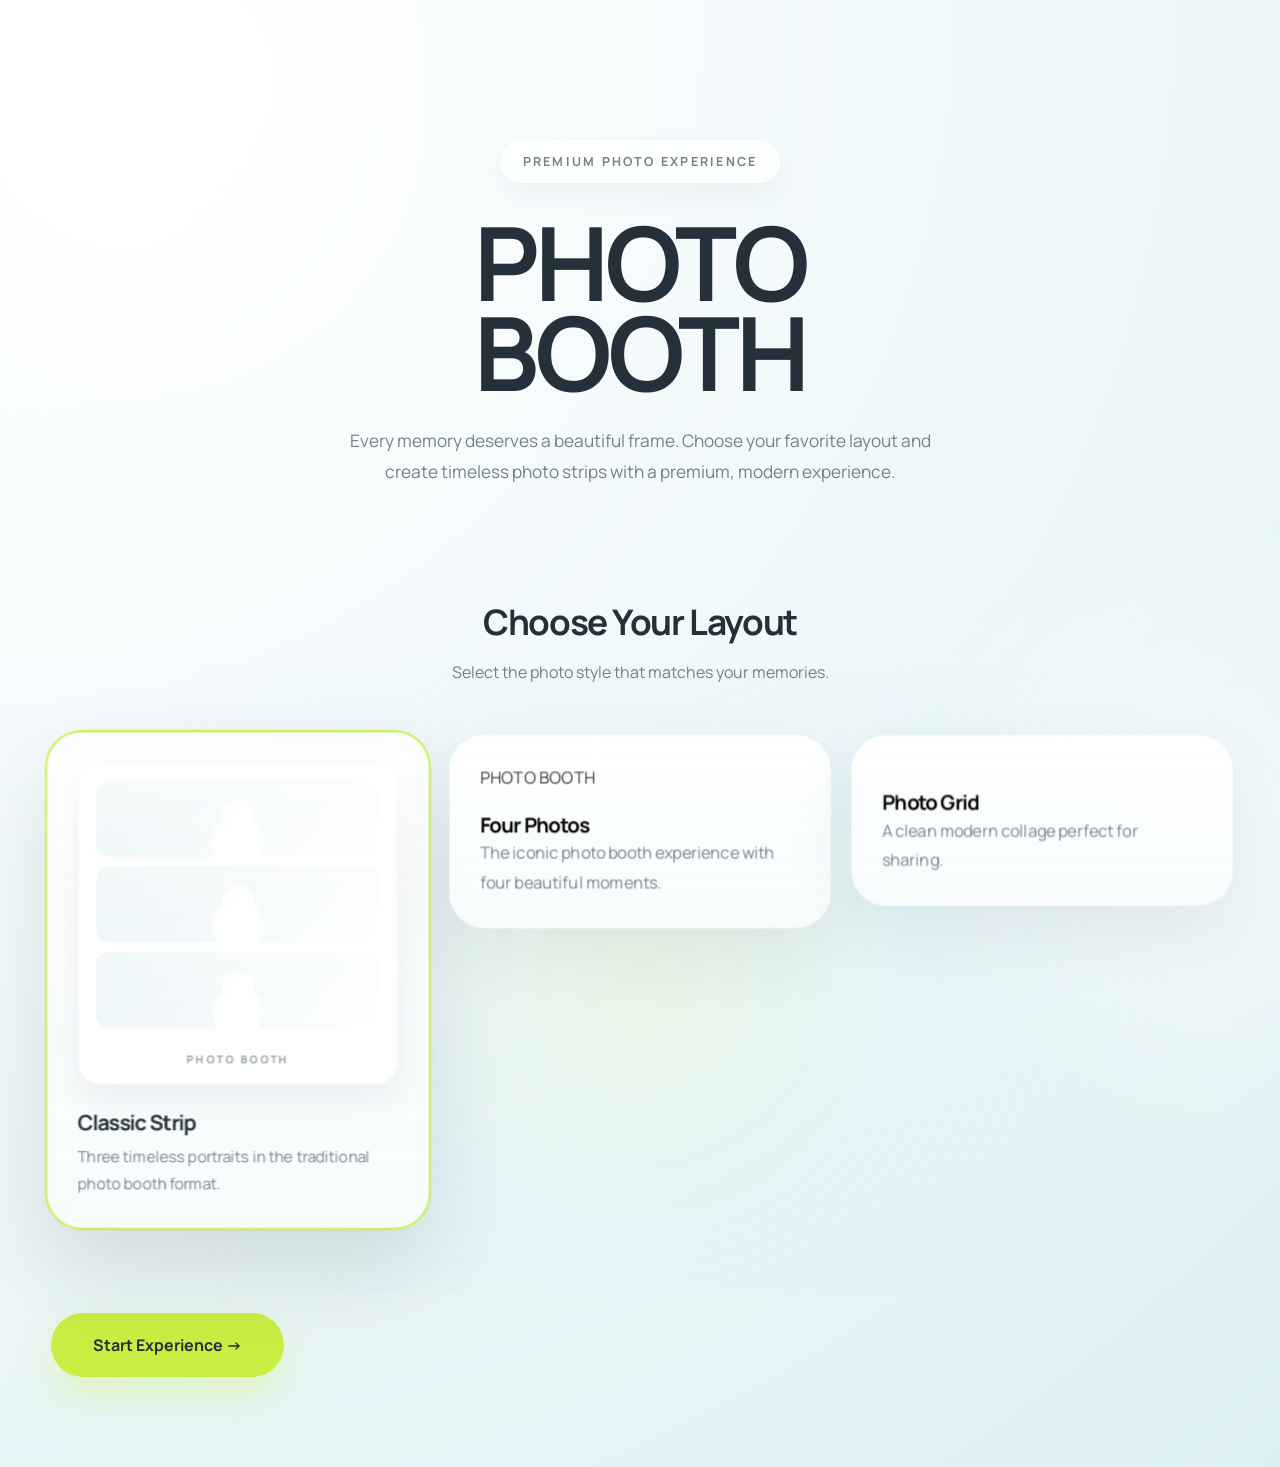
<file: index.html>
<!DOCTYPE html>
<html lang="en">

<head>

    <meta charset="UTF-8">

    <meta
        name="viewport"
        content="width=device-width, initial-scale=1.0"
    >

    <title>Photo Booth</title>

    <!-- Google Font -->

    <link
        rel="preconnect"
        href="https://fonts.googleapis.com"
    >

    <link
        rel="preconnect"
        href="https://fonts.gstatic.com"
        crossorigin
    >

    <link
        href="https://fonts.googleapis.com/css2?family=Manrope:wght@400;500;600;700;800&display=swap"
        rel="stylesheet"
    >

    <!-- CSS -->

    <link
        rel="stylesheet"
        href="style.css"
    >

</head>

<body class="home-page">

    <main class="home-container">


        <!-- ==========================================
             HERO
        =========================================== -->

        <header class="hero">

            <span class="hero-badge">

                PREMIUM PHOTO EXPERIENCE

            </span>

            <h1 class="hero-title">

                PHOTO<br>BOOTH

            </h1>

            <p class="hero-description">

                Every memory deserves a beautiful frame.

                Choose your favorite layout and create
                timeless photo strips with a premium,
                modern experience.

            </p>

        </header>



        <!-- ==========================================
             LAYOUTS
        =========================================== -->

        <section class="layout-section">

            <div class="section-heading">

                <h2>

                    Choose Your Layout

                </h2>

                <p>

                    Select the photo style that matches
                    your memories.

                </p>

            </div>



            <div class="layout-grid">


                <!-- ==================================
                     CLASSIC
                =================================== -->

                <div class="layout-card">

                    <button

                        class="layout-option selected"

                        data-layout="classic"

                        data-photos="3"

                        onclick="selectLayout(this)"

                    >

                        <div class="mini-strip classic-strip">

                            <div class="mini-photo"></div>

                            <div class="mini-photo"></div>

                            <div class="mini-photo"></div>

                            <div class="mini-label">

                                PHOTO BOOTH

                            </div>

                        </div>

                        <div class="layout-content">

                            <h3>

                                Classic Strip

                            </h3>

                            <p>

                                Three timeless portraits
                                in the traditional photo
                                booth format.

                            </p>

                        </div>

                    </button>

                </div>



                <!-- ==================================
                     FOUR PHOTOS
                =================================== -->

                <div class="layout-card">

                    <button

                        class="layout-option"

                        data-layout="four"

                        data-photos="4"

                        onclick="selectLayout(this)"

                    >

                        <div class="mini-strip four-strip">

                            <div class="mini-photo"></div>

                            <div class="mini-photo"></div>

                            <div class="mini-photo"></div>

                            <div class="mini-photo"></div>

                            <div class="mini-label">

                                PHOTO BOOTH

                            </div>

                        </div>

                        <div class="layout-content">

                            <h3>

                                Four Photos

                            </h3>

                            <p>

                                The iconic photo booth
                                experience with four
                                beautiful moments.

                            </p>

                        </div>

                    </button>

                </div>



                <!-- ==================================
                     GRID
                =================================== -->

                <div class="layout-card">

                    <button

                        class="layout-option"

                        data-layout="grid"

                        data-photos="4"

                        onclick="selectLayout(this)"

                    >

                        <div class="mini-grid">

                            <div class="mini-photo"></div>

                            <div class="mini-photo"></div>

                            <div class="mini-photo"></div>

                            <div class="mini-photo"></div>

                        </div>

                        <div class="layout-content">

                            <h3>

                                Photo Grid

                            </h3>

                            <p>

                                A clean modern collage
                                perfect for sharing.

                            </p>

                        </div>

                    </button>

                </div>


            </div>

        </section>



        <!-- ==========================================
             ACTION
        =========================================== -->

        <section class="home-action">

            <button

                class="main-button"

                onclick="startPhotoBooth()"

            >

                Start Experience →

            </button>

        </section>


    </main>


    <script src="script.js"></script>

</body>

</html>
</file>
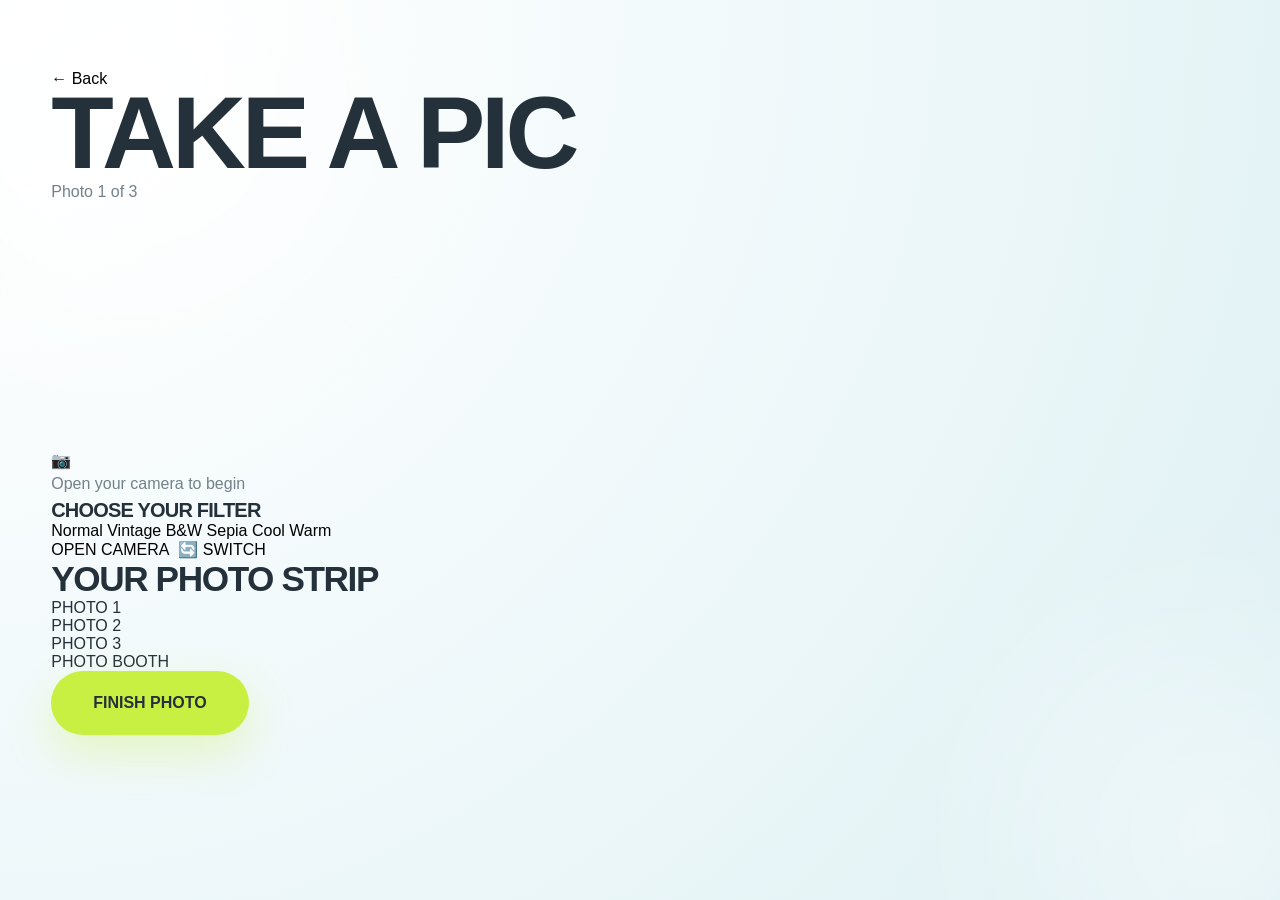
<file: capture.html>
<!DOCTYPE html>
<html lang="en">

<head>

    <meta charset="UTF-8">

    <meta
        name="viewport"
        content="width=device-width, initial-scale=1.0"
    >

    <title>Take Your Photos</title>

    <link
        rel="stylesheet"
        href="style.css"
    >

</head>


<body class="capture-page">


    <!-- ========================================
         CAMERA FLASH
    ========================================= -->

    <div
        id="cameraFlash"
        class="camera-flash"
    ></div>



    <main class="capture-container">


        <!-- ========================================
             HEADER
        ========================================= -->

        <header class="capture-header">


            <button
                class="back-button"
                onclick="goBackHome()"
            >
                ← Back
            </button>


            <div>

                <h1>
                    TAKE A PIC
                </h1>


                <p id="photoCounter">
                    Ready?
                </p>

            </div>


        </header>



        <!-- ========================================
             MAIN CAMERA AREA
        ========================================= -->

        <section class="camera-layout">


            <!-- ====================================
                 CAMERA
            ===================================== -->

            <div class="camera-section">


                <div class="camera-frame">


                    <!-- LIVE CAMERA -->

                    <video
                        id="cameraVideo"
                        autoplay
                        playsinline
                        muted
                    ></video>


                    <!-- CAMERA PLACEHOLDER -->

                    <div
                        id="cameraPlaceholder"
                        class="camera-placeholder"
                    >

                        <div class="camera-icon">
                            📷
                        </div>


                        <p>
                            Open your camera to begin
                        </p>

                    </div>


                    <!-- COUNTDOWN -->

                    <div
                        id="countdown"
                        class="countdown"
                    ></div>


                </div>



                <!-- ====================================
                     FILTER SELECTOR
                ===================================== -->

                <div class="filter-section">


                    <h3>
                        CHOOSE YOUR FILTER
                    </h3>


                    <div
                        id="filterOptions"
                        class="filter-options"
                    >


                        <!-- NORMAL -->

                        <button
                            class="filter-option active"
                            data-filter="normal"
                            onclick="selectFilter('normal')"
                        >

                            <div
                                class="filter-preview filter-normal"
                            ></div>

                            <span>
                                Normal
                            </span>

                        </button>



                        <!-- VINTAGE -->

                        <button
                            class="filter-option"
                            data-filter="vintage"
                            onclick="selectFilter('vintage')"
                        >

                            <div
                                class="filter-preview filter-vintage"
                            ></div>

                            <span>
                                Vintage
                            </span>

                        </button>



                        <!-- BLACK AND WHITE -->

                        <button
                            class="filter-option"
                            data-filter="bw"
                            onclick="selectFilter('bw')"
                        >

                            <div
                                class="filter-preview filter-bw"
                            ></div>

                            <span>
                                B&W
                            </span>

                        </button>



                        <!-- SEPIA -->

                        <button
                            class="filter-option"
                            data-filter="sepia"
                            onclick="selectFilter('sepia')"
                        >

                            <div
                                class="filter-preview filter-sepia"
                            ></div>

                            <span>
                                Sepia
                            </span>

                        </button>



                        <!-- COOL -->

                        <button
                            class="filter-option"
                            data-filter="cool"
                            onclick="selectFilter('cool')"
                        >

                            <div
                                class="filter-preview filter-cool"
                            ></div>

                            <span>
                                Cool
                            </span>

                        </button>



                        <!-- WARM -->

                        <button
                            class="filter-option"
                            data-filter="warm"
                            onclick="selectFilter('warm')"
                        >

                            <div
                                class="filter-preview filter-warm"
                            ></div>

                            <span>
                                Warm
                            </span>

                        </button>


                    </div>


                </div>



                <!-- ====================================
                     CAMERA CONTROLS
                ===================================== -->

                <div class="camera-controls">

<button
    id="cameraToggleButton"
    class="secondary-button"
    onclick="startCamera()"
>
    OPEN CAMERA
</button>



                    <button
                        id="captureButton"
                        class="shutter-button"
                        onclick="capturePhoto()"
                        disabled
                    >

                        <span></span>

                    </button>



                    <button
                        class="secondary-button"
                        onclick="switchCamera()"
                    >
                        🔄 SWITCH
                    </button>


                </div>


            </div>



            <!-- ====================================
                 PHOTO PREVIEW
            ===================================== -->

            <aside class="preview-section">


                <h2>
                    YOUR PHOTO STRIP
                </h2>


                <div
                    id="photoPreview"
                    class="photo-preview"
                ></div>


            </aside>


        </section>



        <!-- ========================================
             FINISH
        ========================================= -->

        <button
            id="finishButton"
            class="main-button"
            onclick="finishPhotos()"
            disabled
        >
            FINISH PHOTO
        </button>


    </main>



    <script src="script.js"></script>

</body>

</html>
</file>
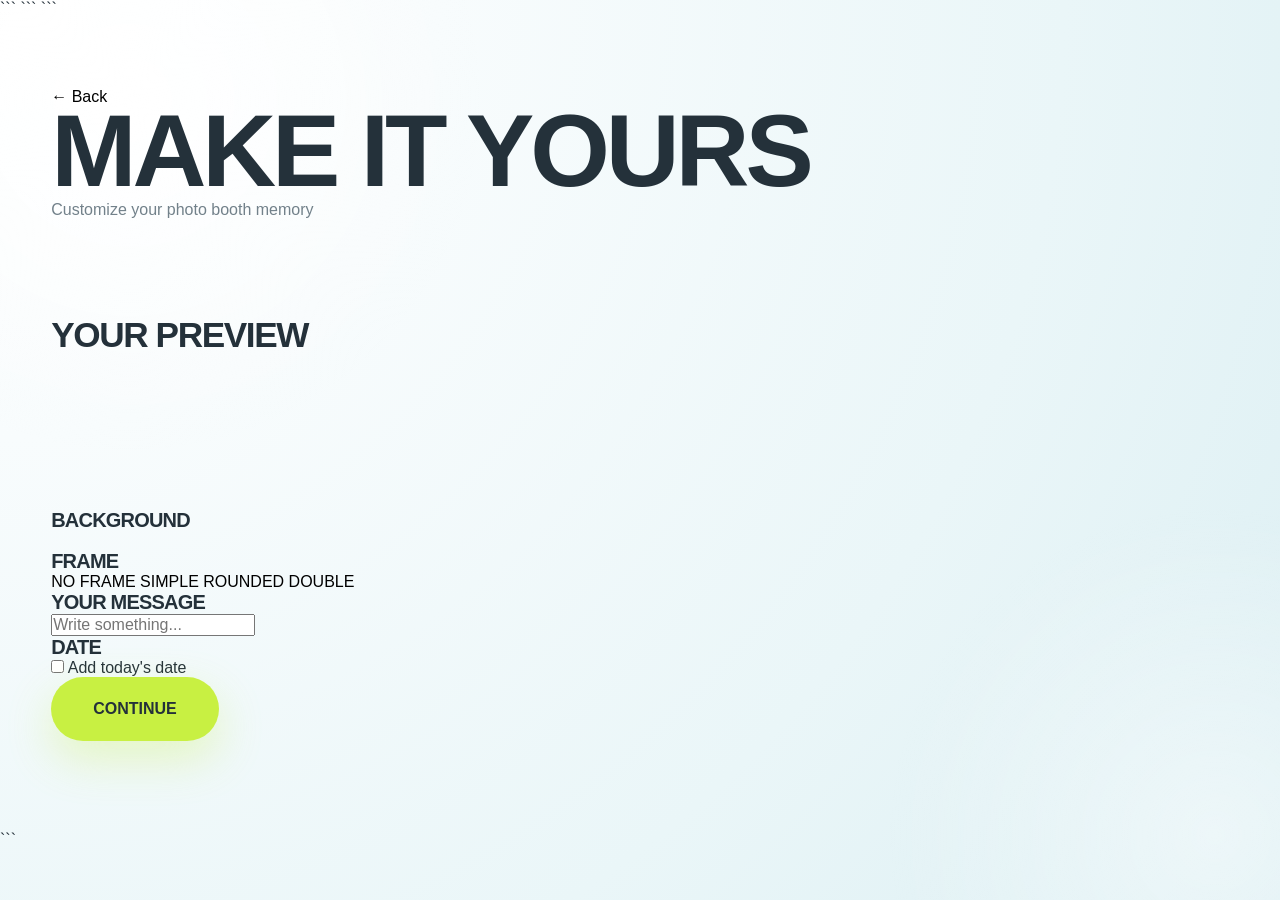
<file: customize.html>
<!DOCTYPE html>

<html lang="en">

<head>

```
<meta charset="UTF-8">

<meta
    name="viewport"
    content="width=device-width, initial-scale=1.0"
>

<title>Customize Your Photo</title>

<link
    rel="stylesheet"
    href="style.css"
>
```

</head>

<body class="customize-page">

```
<main class="customize-container">


    <!-- ========================================
         HEADER
    ======================================== -->

    <header class="customize-header">

        <button
            class="back-button"
            onclick="backToCapture()"
        >
            ← Back
        </button>


        <div>

            <h1>
                MAKE IT YOURS
            </h1>

            <p>
                Customize your photo booth memory
            </p>

        </div>

    </header>



    <!-- ========================================
         CUSTOMIZATION AREA
    ======================================== -->

    <section class="customize-layout">


        <!-- ====================================
             PREVIEW
        ==================================== -->

        <div class="customize-preview-section">

            <h2>
                YOUR PREVIEW
            </h2>


            <div class="customize-canvas-wrapper">

                <canvas
                    id="customizeCanvas"
                ></canvas>

            </div>

        </div>



        <!-- ====================================
             CONTROLS
        ==================================== -->

        <aside class="customize-controls">


            <!-- ==================================
                 BACKGROUND
            ================================== -->

            <div class="customize-group">

                <h3>
                    BACKGROUND
                </h3>


                <div class="background-options">


                    <button
                        class="background-button active"
                        data-background="#ffffff"
                        style="background: #ffffff;"
                        onclick="selectBackground('#ffffff', this)"
                    ></button>


                    <button
                        class="background-button"
                        data-background="#f7e8e8"
                        style="background: #f7e8e8;"
                        onclick="selectBackground('#f7e8e8', this)"
                    ></button>


                    <button
                        class="background-button"
                        data-background="#e8f2f7"
                        style="background: #e8f2f7;"
                        onclick="selectBackground('#e8f2f7', this)"
                    ></button>


                    <button
                        class="background-button"
                        data-background="#f5f0dc"
                        style="background: #f5f0dc;"
                        onclick="selectBackground('#f5f0dc', this)"
                    ></button>


                    <button
                        class="background-button"
                        data-background="#e8f0e5"
                        style="background: #e8f0e5;"
                        onclick="selectBackground('#e8f0e5', this)"
                    ></button>


                </div>

            </div>



            <!-- ==================================
                 FRAME
            ================================== -->

            <div class="customize-group">

                <h3>
                    FRAME
                </h3>


                <div class="frame-options">


                    <button
                        class="frame-button active"
                        data-frame="none"
                        onclick="selectFrame('none', this)"
                    >
                        NO FRAME
                    </button>


                    <button
                        class="frame-button"
                        data-frame="simple"
                        onclick="selectFrame('simple', this)"
                    >
                        SIMPLE
                    </button>


                    <button
                        class="frame-button"
                        data-frame="rounded"
                        onclick="selectFrame('rounded', this)"
                    >
                        ROUNDED
                    </button>


                    <button
                        class="frame-button"
                        data-frame="double"
                        onclick="selectFrame('double', this)"
                    >
                        DOUBLE
                    </button>


                </div>

            </div>



            <!-- ==================================
                 CUSTOM TEXT
            ================================== -->

            <div class="customize-group">

                <h3>
                    YOUR MESSAGE
                </h3>


                <input
                    type="text"
                    id="customText"
                    maxlength="30"
                    placeholder="Write something..."
                    oninput="updateCustomText(this.value)"
                >

            </div>



            <!-- ==================================
                 DATE
            ================================== -->

            <div class="customize-group">

                <h3>
                    DATE
                </h3>


                <label class="checkbox-option">

                    <input
                        type="checkbox"
                        id="showDate"
                        onchange="toggleDate(this.checked)"
                    >

                    <span>
                        Add today's date
                    </span>

                </label>

            </div>



            <!-- ==================================
                 CONTINUE
            ================================== -->

            <button
                class="main-button customize-finish-button"
                onclick="finishCustomization()"
            >
                CONTINUE
            </button>


        </aside>


    </section>


</main>


<script src="script.js"></script>
```

</body>

</html>
</file>
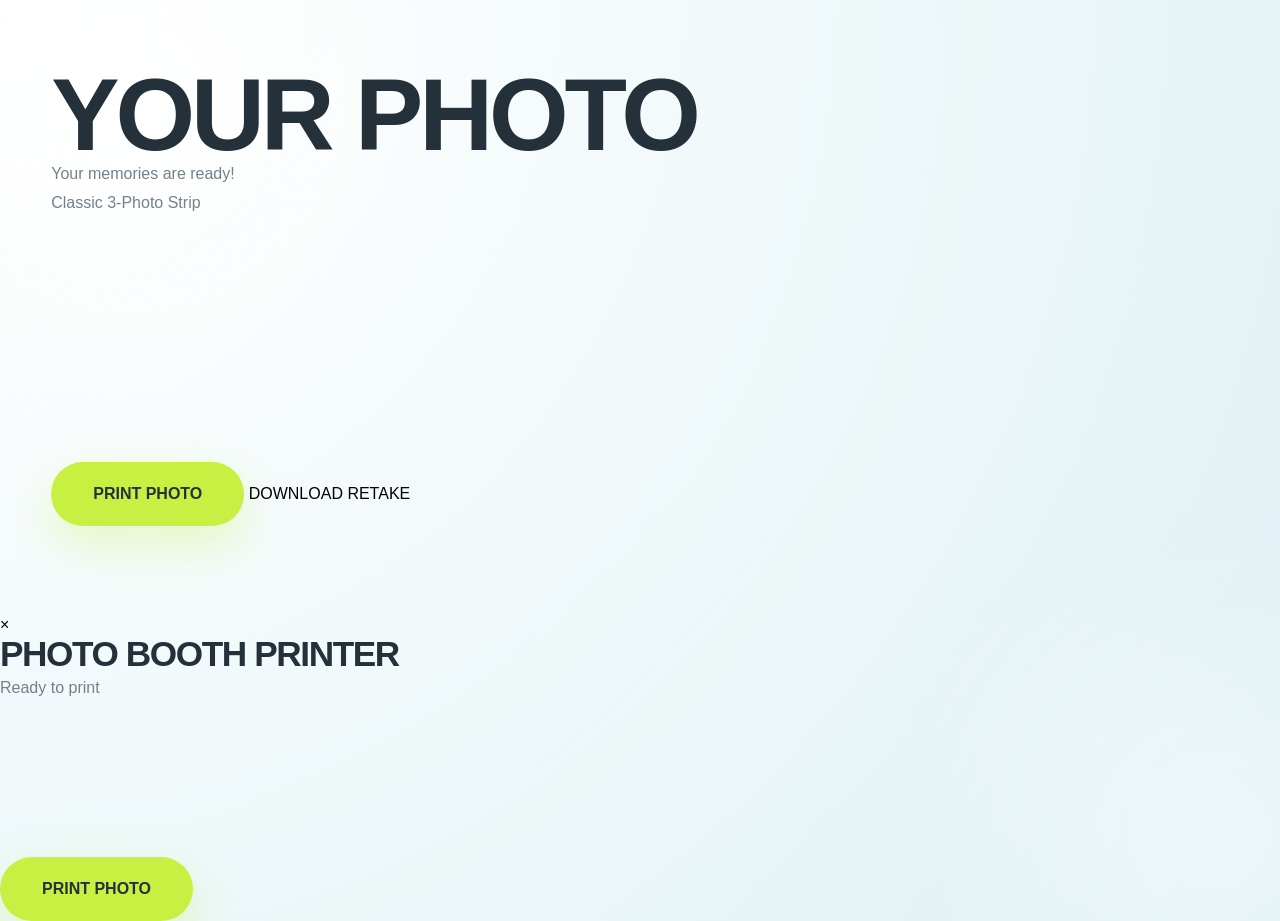
<file: result.html>
<!DOCTYPE html>
<html lang="en">

<head>

    <meta charset="UTF-8">

    <meta
        name="viewport"
        content="width=device-width, initial-scale=1.0"
    >

    <title>Your Photo</title>

    <link
        rel="stylesheet"
        href="style.css"
    >

</head>


<body class="result-page">


    <main class="result-container">


        <!-- HEADER -->

        <header class="result-header">

            <h1>
                YOUR PHOTO
            </h1>

            <p>
                Your memories are ready!
            </p>

            <p
                id="resultLayoutName"
                class="result-layout-name"
            >
            </p>

        </header>



        <!-- FINAL PHOTO -->

        <section class="result-content">


            <div
                class="final-photo-container"
            >

                <canvas
                    id="finalCanvas"
                ></canvas>

            </div>



            <!-- ACTION BUTTONS -->

            <div
                class="result-actions"
            >


                <button
                    class="main-button"
                    onclick="printPhoto()"
                >
                    PRINT PHOTO
                </button>


                <button
                    class="secondary-button"
                    onclick="downloadPhoto()"
                >
                    DOWNLOAD
                </button>


                <button
                    class="secondary-button"
                    onclick="retakePhotos()"
                >
                    RETAKE
                </button>


            </div>


        </section>


    </main>



    <!-- PRINT MODAL -->

    <div
        id="printModal"
        class="print-modal"
    >


        <div
            class="printer-container"
        >


            <button
                class="close-print"
                onclick="closePrint()"
            >
                ×
            </button>


            <h2>
                PHOTO BOOTH PRINTER
            </h2>


            <div
                class="printer-screen"
            >

                <p
                    id="printerStatus"
                >
                    Ready to print
                </p>

            </div>


            <div class="printer">


                <div
                    class="printer-top"
                >

                    <div
                        class="printer-light"
                    ></div>

                </div>


                <div
                    class="printer-slot"
                >

                    <div
                        id="printedPhoto"
                        class="printed-photo"
                    >

                        <canvas
                            id="printCanvas"
                        ></canvas>

                    </div>

                </div>


            </div>


            <button
                id="startPrintButton"
                class="main-button"
                onclick="startPrinting()"
            >
                PRINT PHOTO
            </button>


        </div>


    </div>



    <script src="script.js"></script>

</body>

</html>
</file>
<file: style.css>
/*==================================================
PHOTOBOOTH 3.0
Modern • Editorial • Soft • Premium
==================================================*/


/*==================================================
RESET
==================================================*/

*,
*::before,
*::after{

    margin:0;
    padding:0;

    box-sizing:border-box;

}

html{

    scroll-behavior:smooth;

}

body{

    min-height:100vh;

}

img{

    display:block;

    max-width:100%;

}

button{

    border:none;

    outline:none;

    background:none;

    cursor:pointer;

    font:inherit;

}

input,
textarea,
select{

    font:inherit;

    outline:none;

}

a{

    text-decoration:none;

    color:inherit;

}

ul{

    list-style:none;

}
/*==================================================
DESIGN SYSTEM
==================================================*/

:root{

    /* Colors */

    --bg:#EAF6F8;

    --bg-soft:#F7FCFD;

    --surface:#FFFFFF;

    --surface-soft:rgba(255,255,255,.72);

    --text:#24313A;

    --muted:#72818A;

    --accent:#C8F042;

    --accent-hover:#B7DE3B;

    --line:rgba(36,49,58,.08);


    /* Radius */

    --radius-xl:32px;

    --radius-lg:24px;

    --radius-md:18px;

    --radius-sm:12px;


    /* Shadows */

    --shadow-soft:

    0 20px 60px rgba(36,49,58,.08);

    --shadow-hover:

    0 28px 70px rgba(36,49,58,.12);


    /* Width */

    --container:1240px;


    /* Transition */

    --transition:.28s cubic-bezier(.22,.61,.36,1);

}

/*==================================================
GLOBAL
==================================================*/

body{

    font-family:
    "Manrope",
    "Inter",
    sans-serif;

    background:
    radial-gradient(
        circle at top left,
        #FFFFFF 0%,
        #F8FCFD 28%,
        #EAF6F8 68%,
        #DCEFF3 100%
    );

    color:var(--text);

    overflow-x:hidden;

    -webkit-font-smoothing:antialiased;

    text-rendering:optimizeLegibility;

}

/*==================================================
CONTAINER
==================================================*/

.home-container,
.capture-container,
.customize-container,
.result-container{

    width:min(92%,var(--container));

    margin:auto;

    padding:70px 0 90px;

}


/*==================================================
HEADINGS
==================================================*/

h1,h2,h3,h4{

    font-weight:700;

    letter-spacing:-.04em;

}

h1{

    font-size:clamp(4rem,8vw,7rem);

    line-height:.88;

}

h2{

    font-size:2.2rem;

}

h3{

    font-size:1.25rem;

}

p{

    color:var(--muted);

    line-height:1.8;

}


/*==================================================
SECTIONS
==================================================*/

section{

    margin-top:90px;

}
/*==================================================
CARD
==================================================*/

.card{

    background:
    rgba(255,255,255,.82);

    backdrop-filter:blur(14px);

    border:1px solid rgba(255,255,255,.65);

    border-radius:var(--radius-xl);

    box-shadow:var(--shadow-soft);

    transition:var(--transition);

}

.card:hover{

    transform:translateY(-6px);

    box-shadow:var(--shadow-hover);

}
.main-button:hover{

    transform:

    translateY(-4px)
    scale(1.01);

    background:var(--accent-hover);

}
/*==================================================
BUTTONS
==================================================*/

.main-button{

    display:inline-flex;

    align-items:center;

    justify-content:center;

    gap:10px;

    padding:0 42px;

    height:64px;

    border-radius:999px;

    background:var(--accent);

    color:var(--text);

    font-weight:700;

    font-size:1rem;

    box-shadow:

    0 18px 45px rgba(200,240,66,.30);

    transition:all .28s ease;

}

/*==================================================
BACKGROUND LIGHTS
==================================================*/

body::before{

    content:"";

    position:fixed;

    top:-250px;

    left:-220px;

    width:700px;

    height:700px;

    border-radius:50%;

    background:

    radial-gradient(

        rgba(255,255,255,.85),

        transparent 72%

    );

    pointer-events:none;

    z-index:-2;

}


body::after{

    content:"";

    position:fixed;

    right:-260px;

    bottom:-260px;

    width:650px;

    height:650px;

    border-radius:50%;

    background:

    radial-gradient(

        rgba(255,255,255,.45),

        transparent 72%

    );

    pointer-events:none;

    z-index:-2;

}
/*==================================================
HOME PAGE
==================================================*/

.hero{

    max-width:760px;

    margin:0 auto 110px;

    padding-top:70px;

    text-align:center;

}

.hero-badge{

    display:inline-flex;

    align-items:center;

    justify-content:center;

    gap:8px;

    padding:12px 22px;

    border-radius:999px;

    background:rgba(255,255,255,.82);

    border:1px solid rgba(255,255,255,.75);

    backdrop-filter:blur(18px);

    box-shadow:

        0 12px 30px rgba(36,49,58,.05);

    font-size:.78rem;

    font-weight:700;

    letter-spacing:.18em;

    color:var(--muted);

    margin-bottom:34px;

}

.hero-title{

    margin-bottom:28px;

}

.hero-description{

    max-width:620px;

    margin:auto;

    font-size:1.08rem;

}
/*==================================================
LAYOUT SECTION
==================================================*/

.layout-section{

    margin-top:40px;

}

.section-heading{

    text-align:center;

    margin-bottom:50px;

}

.section-heading h2{

    margin-bottom:12px;

}

.layout-grid{

    position:relative;

    display:grid;

    grid-template-columns:

    repeat(3,1fr);

    gap:28px;

    align-items:stretch;

}
.layout-grid::before{

    content:"";

    position:absolute;

    inset:-70px;

    background:

    radial-gradient(

        circle,

        rgba(200,240,66,.10) 0%,

        rgba(188,235,255,.08) 35%,

        transparent 75%

    );

    z-index:-1;

    pointer-events:none;

}
.layout-option:first-child{

    transform:scale(1.02);

}

.layout-option:first-child:hover{

    transform:
    scale(1.02)
    translateY(-10px);

}
/*==================================================
LAYOUT CARD
==================================================*/

.layout-card{

    position:relative;

    border-radius:34px;

    transition:all .35s cubic-bezier(.22,.61,.36,1);

}


.layout-option{

    position:relative;

    display:flex;

    flex-direction:column;

    gap:22px;

    width:100%;

    padding:30px;

    text-align:left;

    border:none;

    border-radius:34px;

    background:

    linear-gradient(

        180deg,

        rgba(255,255,255,.96),

        rgba(248,252,253,.92)

    );

    backdrop-filter:blur(20px);

    overflow:hidden;

    cursor:pointer;

    box-shadow:

        0 24px 70px rgba(36,49,58,.08);

    transition:

        transform .35s cubic-bezier(.22,.61,.36,1),

        box-shadow .35s cubic-bezier(.22,.61,.36,1);

}


.layout-option::after{

    content:"";

    position:absolute;

    inset:0;

    background:

    linear-gradient(

        180deg,

        rgba(255,255,255,.45),

        transparent 40%

    );

    pointer-events:none;

}


.layout-option:hover{

    transform:

        translateY(-10px)

        scale(1.02);

    box-shadow:

        0 40px 90px rgba(36,49,58,.14);

}


.layout-option.selected{

    box-shadow:

        0 0 0 2px var(--accent),

        0 40px 90px rgba(36,49,58,.14);

/*==================================================
LAYOUT CONTENT
==================================================*/

.layout-content{

    display:flex;

    flex-direction:column;

    gap:8px;

}

.layout-content h3{

    font-size:1.3rem;

    font-weight:700;

    color:var(--text);

}

.layout-content p{

    font-size:.95rem;

    line-height:1.7;

    color:var(--muted);

}
/*==================================================
PHOTO STRIP PREVIEW
==================================================*/

.mini-strip,
.mini-grid{

    width:100%;

    background:#FFFFFF;

    padding:18px;

    border-radius:22px;

    box-shadow:
        0 12px 35px rgba(36,49,58,.08),
        inset 0 0 0 1px rgba(36,49,58,.05);

}

.classic-strip,
.four-strip{

    display:flex;

    flex-direction:column;

    gap:10px;

}

.mini-grid{

    display:grid;

    grid-template-columns:repeat(2,1fr);

    gap:10px;

}

.mini-photo{

    position:relative;

    height:72px;

    overflow:hidden;

    border-radius:12px;

    background:
        linear-gradient(
            145deg,
            #EDF7F9,
            #D7EEF3
        );

}

.mini-photo::before{

    content:"";

    position:absolute;

    left:50%;

    top:46%;

    transform:translate(-50%,-50%);

    width:32px;

    height:32px;

    border-radius:50%;

    background:rgba(255,255,255,.92);

    box-shadow:
        0 24px 0 10px rgba(255,255,255,.92);

}

.mini-photo::after{

    content:"";

    position:absolute;

    inset:0;

    background:
        linear-gradient(
            rgba(255,255,255,.45),
            transparent 45%
        );

}

.mini-label{

    margin-top:14px;

    text-align:center;

    font-size:.65rem;

    letter-spacing:.22em;

    font-weight:700;

    color:#8E9CA3;

}
/*==================================================
HOME ACTION
==================================================*/

.home-action{

    display:flex;

    justify-content:center;

    margin-top:80px;

}
/*==================================================
ATMOSPHERE
==================================================*/

.home-page{

    position:relative;

    overflow:hidden;

}

.home-page::before{

    content:"";

    position:absolute;

    width:700px;

    height:700px;

    left:-220px;

    top:-180px;

    border-radius:50%;

    background:

    radial-gradient(

        rgba(255,255,255,.95),

        transparent 72%

    );

    z-index:-1;

}

.home-page::after{

    content:"";

    position:absolute;

    width:650px;

    height:650px;

    right:-220px;

    bottom:-260px;

    border-radius:50%;

    background:

    radial-gradient(

        rgba(255,255,255,.55),

        transparent 72%

    );

    z-index:-1;

}
.hero-title{

    font-size:clamp(4.8rem,10vw,8rem);

    line-height:.84;

    font-weight:800;

    letter-spacing:-.08em;

    color:var(--text);

    margin-bottom:30px;

}
.layout-option{

    position:relative;

    overflow:hidden;

    display:flex;

    flex-direction:column;

    gap:18px;

    padding:30px;

    border-radius:32px;

    background:

    linear-gradient(

        180deg,

        rgba(255,255,255,.88),

        rgba(247,252,253,.95)

    );

    border:1px solid rgba(255,255,255,.8);

    box-shadow:

    0 25px 60px rgba(36,49,58,.08);

    transition:all .35s ease;

}
.layout-option::before{

    content:"";

    position:absolute;

    inset:0;

    background:

    linear-gradient(

        135deg,

        rgba(255,255,255,.5),

        transparent 55%

    );

    opacity:.8;

    pointer-events:none;

}
.layout-option:hover{

    transform:
        translateY(-10px)
        scale(1.015);

    box-shadow:
        0 40px 90px rgba(36,49,58,.14);

}
.mini-photo{

    position:relative;

    height:74px;

    border-radius:12px;

    overflow:hidden;

    background:

    linear-gradient(

        135deg,

        #EAF5F7,

        #FFFFFF

    );

}
.mini-photo::after{

    content:"";

    position:absolute;

    inset:0;

    background:

    linear-gradient(

        rgba(255,255,255,.35),

        transparent

    );

}
.hero>*{

    animation:fadeUp .8s ease both;

}

.layout-card{

    animation:fadeUp .8s ease both;

}

.layout-card:nth-child(1){

    animation-delay:.05s;

}

.layout-card:nth-child(2){

    animation-delay:.15s;

}

.layout-card:nth-child(3){

    animation-delay:.25s;

}
@keyframes fadeUp{

from{

opacity:0;

transform:

translateY(28px);

}

to{

opacity:1;

transform:none;

}

}
/*==================================================
FLOATING LIGHT
==================================================*/

.hero{

    position:relative;

}

.hero::after{

    content:"";

    position:absolute;

    width:180px;

    height:180px;

    left:50%;

    top:140px;

    transform:translateX(-50%);

    border-radius:50%;

    background:

    radial-gradient(

        rgba(200,240,66,.18),

        transparent 72%

    );

    filter:blur(30px);

    z-index:-1;

}
</file>
